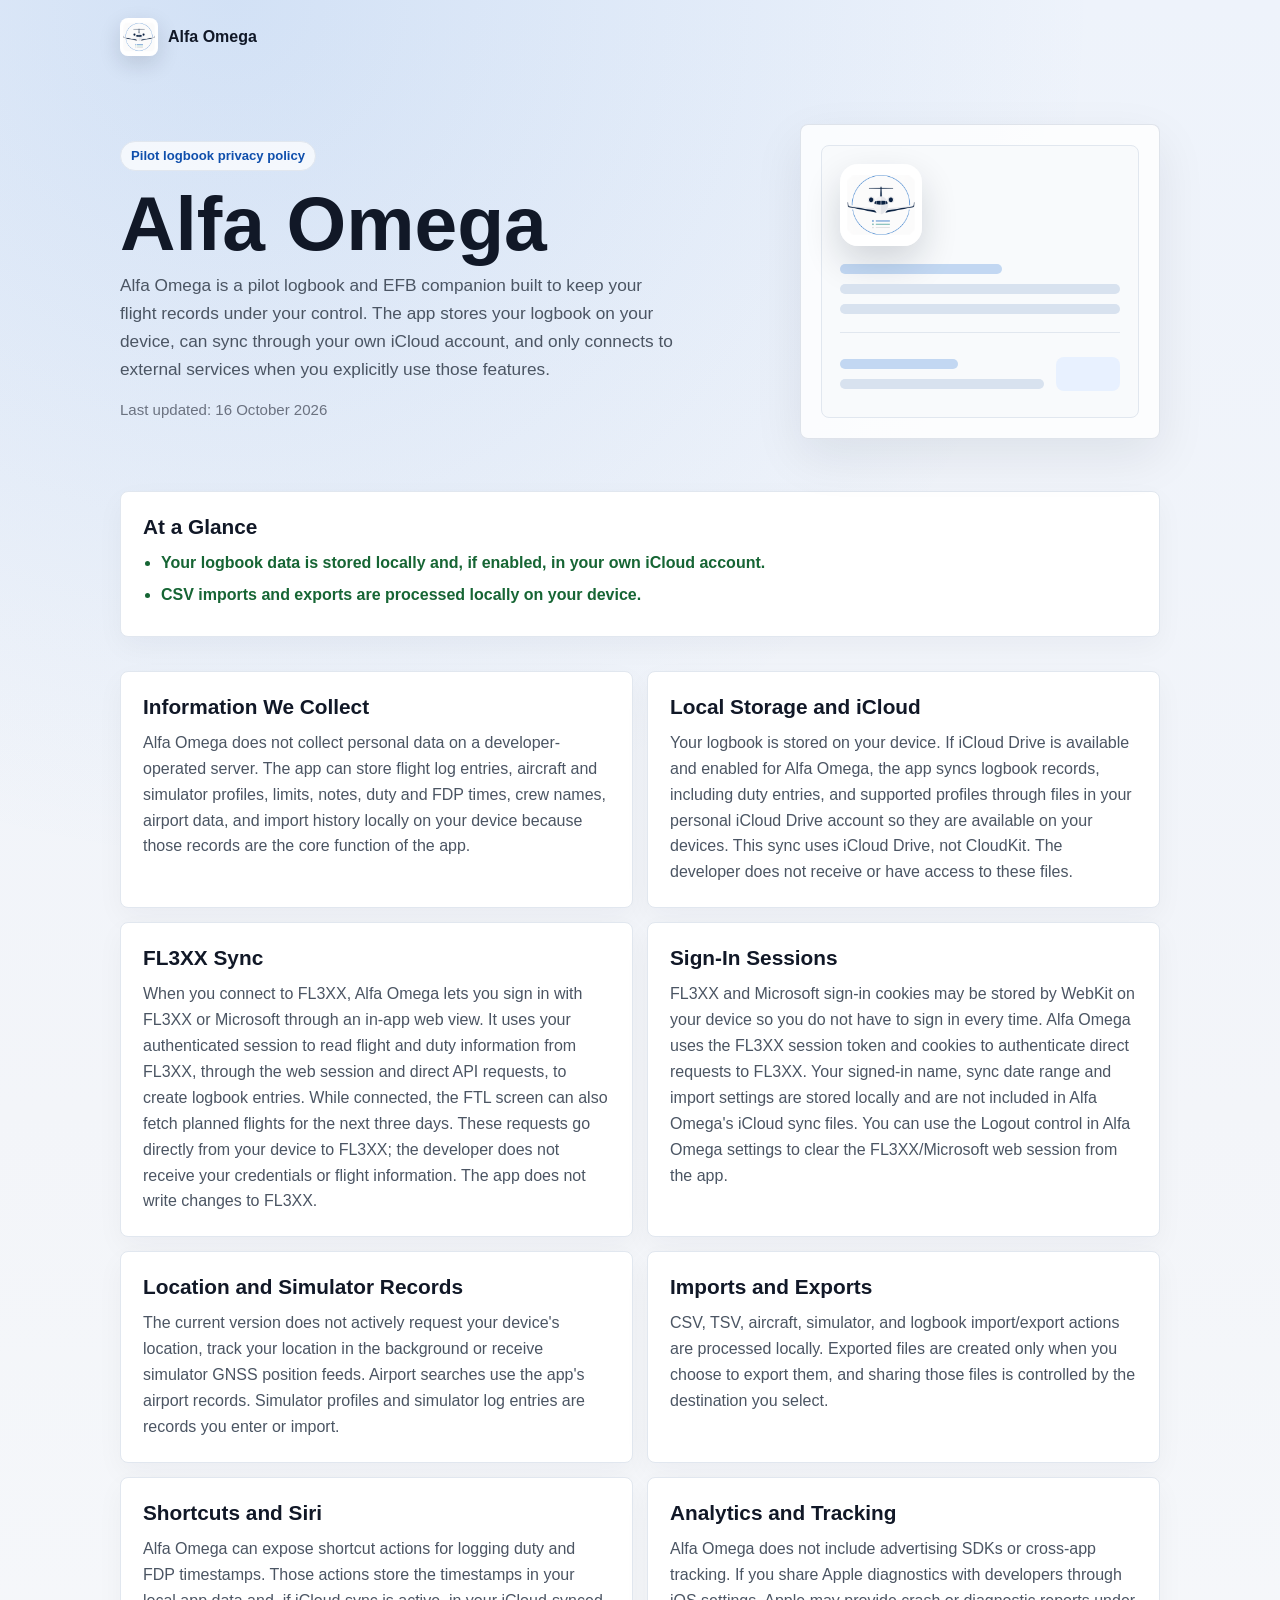
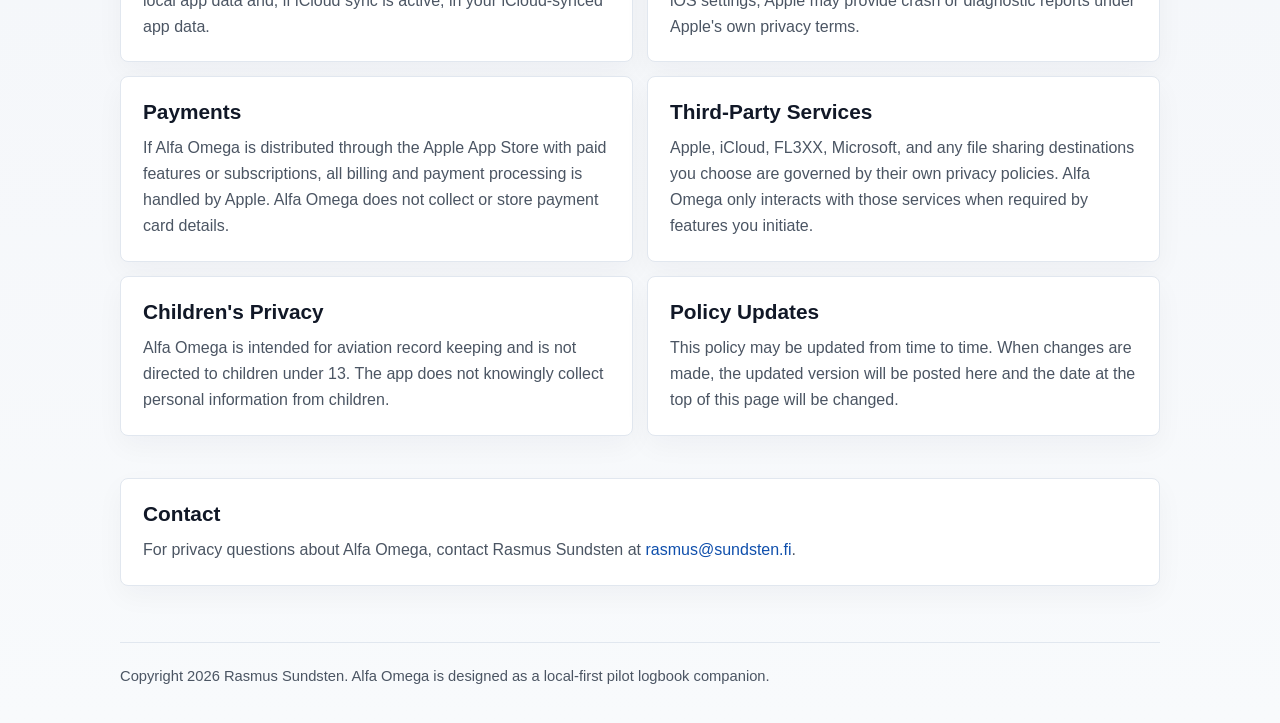
<file: index.html>
<!doctype html>
<html lang="en">
<head>
  <meta charset="utf-8">
  <meta name="viewport" content="width=device-width, initial-scale=1">
  <meta name="description" content="Alfa Omega privacy policy and app information.">
  <title>Alfa Omega Privacy Policy</title>
  <link rel="icon" type="image/png" href="./assets/alfa-omega-icon.png?v=20261016">
  <link rel="stylesheet" href="./styles.css">
</head>
<body>
  <header class="shell nav">
    <a class="brand" href="./" aria-label="Alfa Omega home">
      <img src="./assets/alfa-omega-icon.png?v=20261016" alt="">
      <span>Alfa Omega</span>
    </a>
  </header>

  <main>
    <section class="shell hero">
      <div class="hero-copy">
        <span class="pill">Pilot logbook privacy policy</span>
        <h1>Alfa Omega</h1>
        <p class="lead">Alfa Omega is a pilot logbook and EFB companion built to keep your flight records under your control. The app stores your logbook on your device, can sync through your own iCloud account, and only connects to external services when you explicitly use those features.</p>
        <p class="meta">Last updated: 16 October 2026</p>
      </div>
      <aside class="device" aria-label="Alfa Omega app preview">
        <div class="device-screen">
          <img class="app-icon" src="./assets/alfa-omega-icon.png?v=20261016" alt="Alfa Omega app icon">
          <div class="mock-line short"></div>
          <div class="mock-line"></div>
          <div class="mock-line"></div>
          <div class="mock-row">
            <div>
              <div class="mock-line short"></div>
              <div class="mock-line"></div>
            </div>
            <div class="mock-badge"></div>
          </div>
        </div>
      </aside>
    </section>

    <section class="shell band">
      <article class="card summary">
        <h2>At a Glance</h2>
        <ul>
          <li>Your logbook data is stored locally and, if enabled, in your own iCloud account.</li>
          <li>CSV imports and exports are processed locally on your device.</li>
        </ul>
      </article>
    </section>

    <section id="privacy" class="shell policy">
      <div class="grid">
        <article class="card">
          <h2>Information We Collect</h2>
          <p>Alfa Omega does not collect personal data on a developer-operated server. The app can store flight log entries, aircraft and simulator profiles, limits, notes, duty and FDP times, crew names, airport data, and import history locally on your device because those records are the core function of the app.</p>
        </article>
        <article class="card">
          <h2>Local Storage and iCloud</h2>
          <p>Your logbook is stored on your device. If iCloud Drive is available and enabled for Alfa Omega, the app syncs logbook records, including duty entries, and supported profiles through files in your personal iCloud Drive account so they are available on your devices. This sync uses iCloud Drive, not CloudKit. The developer does not receive or have access to these files.</p>
        </article>
        <article class="card">
          <h2>FL3XX Sync</h2>
          <p>When you connect to FL3XX, Alfa Omega lets you sign in with FL3XX or Microsoft through an in-app web view. It uses your authenticated session to read flight and duty information from FL3XX, through the web session and direct API requests, to create logbook entries. While connected, the FTL screen can also fetch planned flights for the next three days. These requests go directly from your device to FL3XX; the developer does not receive your credentials or flight information. The app does not write changes to FL3XX.</p>
        </article>
        <article class="card">
          <h2>Sign-In Sessions</h2>
          <p>FL3XX and Microsoft sign-in cookies may be stored by WebKit on your device so you do not have to sign in every time. Alfa Omega uses the FL3XX session token and cookies to authenticate direct requests to FL3XX. Your signed-in name, sync date range and import settings are stored locally and are not included in Alfa Omega's iCloud sync files. You can use the Logout control in Alfa Omega settings to clear the FL3XX/Microsoft web session from the app.</p>
        </article>
        <article class="card">
          <h2>Location and Simulator Records</h2>
          <p>The current version does not actively request your device's location, track your location in the background or receive simulator GNSS position feeds. Airport searches use the app's airport records. Simulator profiles and simulator log entries are records you enter or import.</p>
        </article>
        <article class="card">
          <h2>Imports and Exports</h2>
          <p>CSV, TSV, aircraft, simulator, and logbook import/export actions are processed locally. Exported files are created only when you choose to export them, and sharing those files is controlled by the destination you select.</p>
        </article>
        <article class="card">
          <h2>Shortcuts and Siri</h2>
          <p>Alfa Omega can expose shortcut actions for logging duty and FDP timestamps. Those actions store the timestamps in your local app data and, if iCloud sync is active, in your iCloud-synced app data.</p>
        </article>
        <article class="card">
          <h2>Analytics and Tracking</h2>
          <p>Alfa Omega does not include advertising SDKs or cross-app tracking. If you share Apple diagnostics with developers through iOS settings, Apple may provide crash or diagnostic reports under Apple's own privacy terms.</p>
        </article>
        <article class="card">
          <h2>Payments</h2>
          <p>If Alfa Omega is distributed through the Apple App Store with paid features or subscriptions, all billing and payment processing is handled by Apple. Alfa Omega does not collect or store payment card details.</p>
        </article>
        <article class="card">
          <h2>Third-Party Services</h2>
          <p>Apple, iCloud, FL3XX, Microsoft, and any file sharing destinations you choose are governed by their own privacy policies. Alfa Omega only interacts with those services when required by features you initiate.</p>
        </article>
        <article class="card">
          <h2>Children's Privacy</h2>
          <p>Alfa Omega is intended for aviation record keeping and is not directed to children under 13. The app does not knowingly collect personal information from children.</p>
        </article>
        <article class="card">
          <h2>Policy Updates</h2>
          <p>This policy may be updated from time to time. When changes are made, the updated version will be posted here and the date at the top of this page will be changed.</p>
        </article>
      </div>
    </section>

    <section id="contact" class="shell contact">
      <article class="card">
        <h2>Contact</h2>
        <p>For privacy questions about Alfa Omega, contact Rasmus Sundsten at <a href="mailto:rasmus@sundsten.fi">rasmus@sundsten.fi</a>.</p>
      </article>
    </section>
  </main>

  <footer class="shell footer">
    <p>Copyright 2026 Rasmus Sundsten. Alfa Omega is designed as a local-first pilot logbook companion.</p>
  </footer>
</body>
</html>
</file>
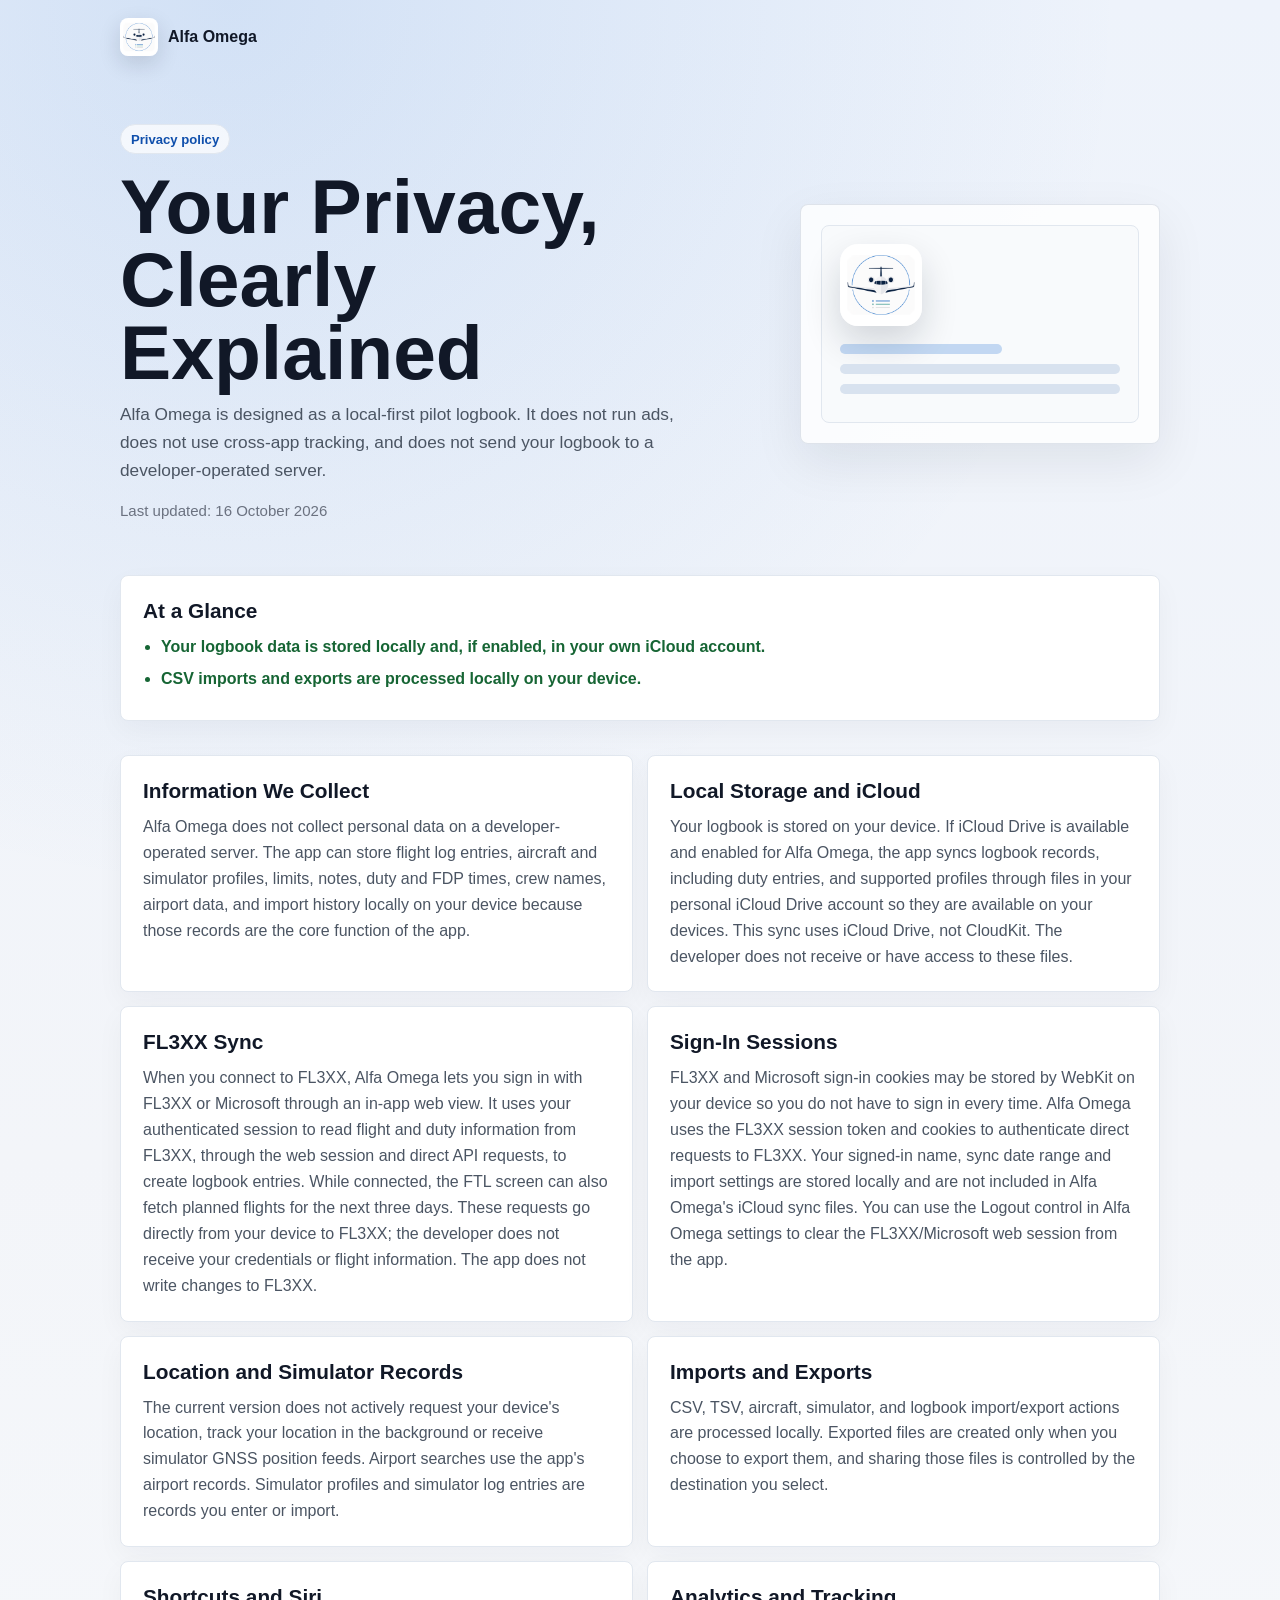
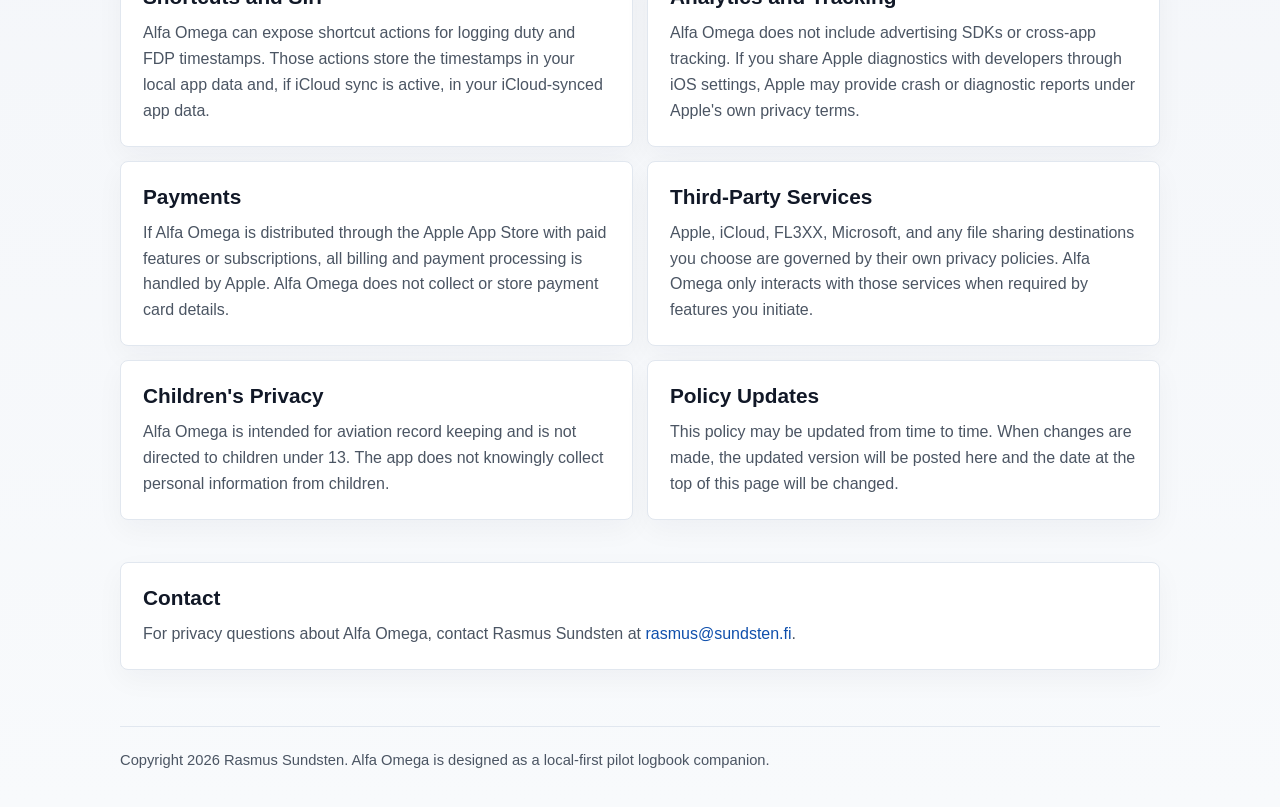
<file: privacy-policy/index.html>
<!doctype html>
<html lang="en">
<head>
  <meta charset="utf-8">
  <meta name="viewport" content="width=device-width, initial-scale=1">
  <meta name="description" content="Alfa Omega privacy policy.">
  <title>Alfa Omega Privacy Policy</title>
  <link rel="icon" type="image/png" href="../assets/alfa-omega-icon.png?v=20261016">
  <link rel="stylesheet" href="../styles.css">
</head>
<body>
  <header class="shell nav">
    <a class="brand" href="../" aria-label="Alfa Omega home">
      <img src="../assets/alfa-omega-icon.png?v=20261016" alt="">
      <span>Alfa Omega</span>
    </a>
  </header>

  <main>
    <section class="shell hero">
      <div class="hero-copy">
        <span class="pill">Privacy policy</span>
        <h1>Your Privacy, Clearly Explained</h1>
        <p class="lead">Alfa Omega is designed as a local-first pilot logbook. It does not run ads, does not use cross-app tracking, and does not send your logbook to a developer-operated server.</p>
        <p class="meta">Last updated: 16 October 2026</p>
      </div>
      <aside class="device" aria-label="Alfa Omega app icon">
        <div class="device-screen">
          <img class="app-icon" src="../assets/alfa-omega-icon.png?v=20261016" alt="Alfa Omega app icon">
          <div class="mock-line short"></div>
          <div class="mock-line"></div>
          <div class="mock-line"></div>
        </div>
      </aside>
    </section>

    <section class="shell band">
      <article class="card summary">
        <h2>At a Glance</h2>
        <ul>
          <li>Your logbook data is stored locally and, if enabled, in your own iCloud account.</li>
          <li>CSV imports and exports are processed locally on your device.</li>
        </ul>
      </article>
    </section>

    <section class="shell policy">
      <div class="grid">
        <article class="card">
          <h2>Information We Collect</h2>
          <p>Alfa Omega does not collect personal data on a developer-operated server. The app can store flight log entries, aircraft and simulator profiles, limits, notes, duty and FDP times, crew names, airport data, and import history locally on your device because those records are the core function of the app.</p>
        </article>
        <article class="card">
          <h2>Local Storage and iCloud</h2>
          <p>Your logbook is stored on your device. If iCloud Drive is available and enabled for Alfa Omega, the app syncs logbook records, including duty entries, and supported profiles through files in your personal iCloud Drive account so they are available on your devices. This sync uses iCloud Drive, not CloudKit. The developer does not receive or have access to these files.</p>
        </article>
        <article class="card">
          <h2>FL3XX Sync</h2>
          <p>When you connect to FL3XX, Alfa Omega lets you sign in with FL3XX or Microsoft through an in-app web view. It uses your authenticated session to read flight and duty information from FL3XX, through the web session and direct API requests, to create logbook entries. While connected, the FTL screen can also fetch planned flights for the next three days. These requests go directly from your device to FL3XX; the developer does not receive your credentials or flight information. The app does not write changes to FL3XX.</p>
        </article>
        <article class="card">
          <h2>Sign-In Sessions</h2>
          <p>FL3XX and Microsoft sign-in cookies may be stored by WebKit on your device so you do not have to sign in every time. Alfa Omega uses the FL3XX session token and cookies to authenticate direct requests to FL3XX. Your signed-in name, sync date range and import settings are stored locally and are not included in Alfa Omega's iCloud sync files. You can use the Logout control in Alfa Omega settings to clear the FL3XX/Microsoft web session from the app.</p>
        </article>
        <article class="card">
          <h2>Location and Simulator Records</h2>
          <p>The current version does not actively request your device's location, track your location in the background or receive simulator GNSS position feeds. Airport searches use the app's airport records. Simulator profiles and simulator log entries are records you enter or import.</p>
        </article>
        <article class="card">
          <h2>Imports and Exports</h2>
          <p>CSV, TSV, aircraft, simulator, and logbook import/export actions are processed locally. Exported files are created only when you choose to export them, and sharing those files is controlled by the destination you select.</p>
        </article>
        <article class="card">
          <h2>Shortcuts and Siri</h2>
          <p>Alfa Omega can expose shortcut actions for logging duty and FDP timestamps. Those actions store the timestamps in your local app data and, if iCloud sync is active, in your iCloud-synced app data.</p>
        </article>
        <article class="card">
          <h2>Analytics and Tracking</h2>
          <p>Alfa Omega does not include advertising SDKs or cross-app tracking. If you share Apple diagnostics with developers through iOS settings, Apple may provide crash or diagnostic reports under Apple's own privacy terms.</p>
        </article>
        <article class="card">
          <h2>Payments</h2>
          <p>If Alfa Omega is distributed through the Apple App Store with paid features or subscriptions, all billing and payment processing is handled by Apple. Alfa Omega does not collect or store payment card details.</p>
        </article>
        <article class="card">
          <h2>Third-Party Services</h2>
          <p>Apple, iCloud, FL3XX, Microsoft, and any file sharing destinations you choose are governed by their own privacy policies. Alfa Omega only interacts with those services when required by features you initiate.</p>
        </article>
        <article class="card">
          <h2>Children's Privacy</h2>
          <p>Alfa Omega is intended for aviation record keeping and is not directed to children under 13. The app does not knowingly collect personal information from children.</p>
        </article>
        <article class="card">
          <h2>Policy Updates</h2>
          <p>This policy may be updated from time to time. When changes are made, the updated version will be posted here and the date at the top of this page will be changed.</p>
        </article>
      </div>
    </section>

    <section id="contact" class="shell contact">
      <article class="card">
        <h2>Contact</h2>
        <p>For privacy questions about Alfa Omega, contact Rasmus Sundsten at <a href="mailto:rasmus@sundsten.fi">rasmus@sundsten.fi</a>.</p>
      </article>
    </section>
  </main>

  <footer class="shell footer">
    <p>Copyright 2026 Rasmus Sundsten. Alfa Omega is designed as a local-first pilot logbook companion.</p>
  </footer>
</body>
</html>
</file>
<file: styles.css>
:root {
  color-scheme: light;
  --bg: #f3f5f9;
  --panel: #ffffff;
  --ink: #111827;
  --muted: #4b5563;
  --soft: #6b7280;
  --line: #e1e7ef;
  --accent: #1769d1;
  --accent-strong: #0f4fac;
  --ok: #166534;
  --shadow: 0 18px 50px rgba(15, 23, 42, 0.08);
}

* {
  box-sizing: border-box;
}

html {
  scroll-behavior: smooth;
}

body {
  margin: 0;
  font-family: -apple-system, BlinkMacSystemFont, "SF Pro Text", "Segoe UI", Roboto, Arial, sans-serif;
  background:
    radial-gradient(circle at 18% 0%, rgba(23, 105, 209, 0.13), transparent 34%),
    linear-gradient(180deg, #eef3fb 0%, var(--bg) 48%, #f8fafc 100%);
  color: var(--ink);
}

a {
  color: var(--accent-strong);
  text-decoration: none;
}

a:hover {
  text-decoration: underline;
}

.shell {
  width: min(1040px, calc(100% - 32px));
  margin: 0 auto;
}

.nav {
  display: flex;
  align-items: center;
  justify-content: space-between;
  gap: 16px;
  padding: 18px 0;
}

.brand {
  display: inline-flex;
  align-items: center;
  gap: 10px;
  color: var(--ink);
  font-weight: 800;
}

.brand img {
  width: 38px;
  height: 38px;
  border-radius: 8px;
  box-shadow: 0 8px 22px rgba(15, 23, 42, 0.14);
}

.nav-links {
  display: flex;
  align-items: center;
  gap: 12px;
  font-size: 0.94rem;
  font-weight: 700;
}

.button {
  display: inline-flex;
  align-items: center;
  justify-content: center;
  min-height: 40px;
  padding: 0 14px;
  border: 1px solid rgba(23, 105, 209, 0.25);
  border-radius: 8px;
  background: var(--accent);
  color: #fff;
  font-weight: 800;
  box-shadow: 0 12px 28px rgba(23, 105, 209, 0.22);
}

.button:hover {
  text-decoration: none;
  background: var(--accent-strong);
}

.hero {
  display: grid;
  grid-template-columns: minmax(0, 1.1fr) minmax(260px, 0.9fr);
  gap: 28px;
  align-items: center;
  padding: 50px 0 34px;
}

.hero-copy {
  min-width: 0;
}

.pill {
  display: inline-flex;
  align-items: center;
  gap: 8px;
  min-height: 30px;
  padding: 0 10px;
  border: 1px solid var(--line);
  border-radius: 999px;
  background: rgba(255, 255, 255, 0.72);
  color: var(--accent-strong);
  font-size: 0.82rem;
  font-weight: 800;
}

h1 {
  margin: 16px 0 12px;
  font-size: clamp(2.35rem, 6vw, 4.8rem);
  line-height: 0.95;
  letter-spacing: 0;
}

h2 {
  margin: 0 0 10px;
  font-size: 1.3rem;
  line-height: 1.25;
}

p,
li {
  color: var(--muted);
  line-height: 1.62;
}

p {
  margin: 0;
}

.lead {
  max-width: 680px;
  font-size: 1.08rem;
}

.meta {
  margin-top: 14px;
  color: var(--soft);
  font-size: 0.94rem;
}

.device {
  justify-self: end;
  width: min(100%, 360px);
  border: 1px solid rgba(148, 163, 184, 0.28);
  border-radius: 8px;
  background: rgba(255, 255, 255, 0.8);
  box-shadow: var(--shadow);
  padding: 20px;
}

.device-screen {
  border: 1px solid var(--line);
  border-radius: 8px;
  background: #f8fafc;
  padding: 18px;
}

.app-icon {
  width: 82px;
  height: 82px;
  border-radius: 18px;
  display: block;
  margin-bottom: 18px;
  box-shadow: 0 16px 36px rgba(15, 23, 42, 0.16);
}

.mock-line {
  height: 10px;
  margin: 10px 0;
  border-radius: 999px;
  background: #d8e2ef;
}

.mock-line.short {
  width: 58%;
  background: rgba(23, 105, 209, 0.24);
}

.mock-row {
  display: grid;
  grid-template-columns: 1fr 64px;
  gap: 12px;
  align-items: center;
  margin-top: 18px;
  padding-top: 16px;
  border-top: 1px solid var(--line);
}

.mock-badge {
  min-height: 34px;
  border-radius: 8px;
  background: #e8f1ff;
}

.band {
  padding: 18px 0;
}

.card {
  background: var(--panel);
  border: 1px solid var(--line);
  border-radius: 8px;
  padding: 22px;
  box-shadow: 0 10px 28px rgba(15, 23, 42, 0.04);
}

.summary ul {
  margin: 8px 0 0;
  padding-left: 18px;
}

.summary li {
  margin: 6px 0;
  color: var(--ok);
  font-weight: 700;
}

.grid {
  display: grid;
  grid-template-columns: repeat(2, minmax(0, 1fr));
  gap: 14px;
}

.policy {
  display: grid;
  gap: 14px;
  padding: 16px 0 42px;
}

.contact {
  margin-bottom: 56px;
}

.footer {
  border-top: 1px solid var(--line);
  padding: 22px 0 34px;
  color: var(--soft);
  font-size: 0.92rem;
}

@media (max-width: 780px) {
  .shell {
    width: min(100% - 28px, 1040px);
  }

  .nav {
    align-items: flex-start;
    flex-direction: column;
  }

  .hero {
    grid-template-columns: 1fr;
    padding-top: 28px;
  }

  .device {
    justify-self: stretch;
    width: 100%;
  }

  .grid {
    grid-template-columns: 1fr;
  }
}
</file>
